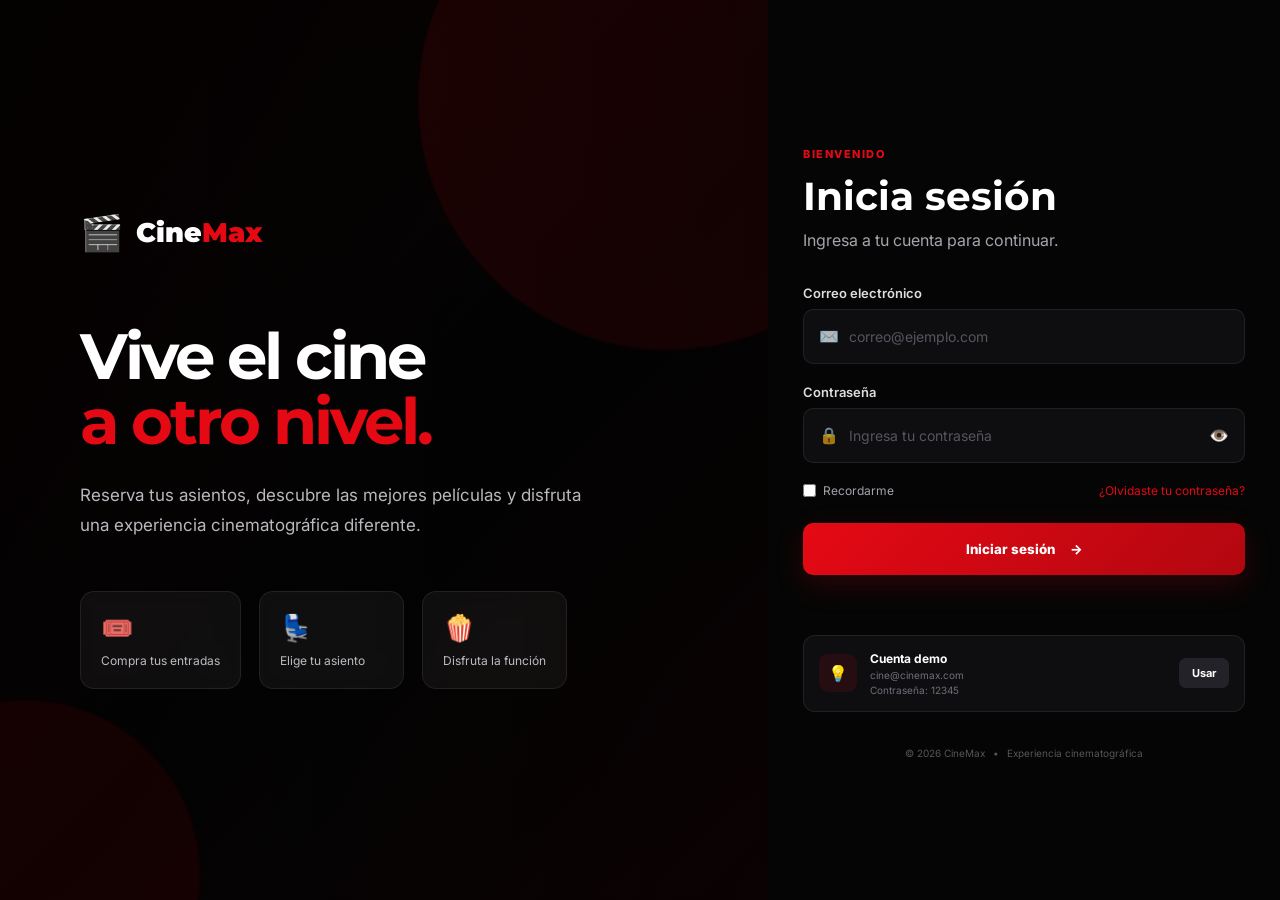
<file: index.html>
<!DOCTYPE html>
<html lang="es">
<head>
    <meta charset="UTF-8">
    <meta name="viewport" content="width=device-width, initial-scale=1.0">

    <title>CineMax | Iniciar sesión</title>

    <link rel="stylesheet" href="estilos.css">

    <link rel="preconnect" href="https://fonts.googleapis.com">
    <link rel="preconnect" href="https://fonts.gstatic.com" crossorigin>

    <link href="https://fonts.googleapis.com/css2?family=Inter:wght@400;500;600;700;800&family=Montserrat:wght@600;700;800;900&display=swap" rel="stylesheet">
</head>

<body class="login-body">

    <main class="login-page">

        <section class="login-visual">

            <div class="visual-overlay"></div>

            <div class="visual-content">

                <div class="brand-large">
                    <span class="brand-icon">🎬</span>
                    <span>Cine<span>Max</span></span>
                </div>

                <h1>
                    Vive el cine<br>
                    <span>a otro nivel.</span>
                </h1>

                <p>
                    Reserva tus asientos, descubre las mejores películas
                    y disfruta una experiencia cinematográfica diferente.
                </p>

                <div class="visual-features">

                    <div>
                        <span>🎟️</span>
                        <p>Compra tus entradas</p>
                    </div>

                    <div>
                        <span>💺</span>
                        <p>Elige tu asiento</p>
                    </div>

                    <div>
                        <span>🍿</span>
                        <p>Disfruta la función</p>
                    </div>

                </div>

            </div>

        </section>


        <section class="login-container">

            <div class="login-card">

                <div class="mobile-brand">
                    🎬 Cine<span>Max</span>
                </div>

                <div class="login-header">

                    <span class="login-badge">
                        BIENVENIDO
                    </span>

                    <h2>Inicia sesión</h2>

                    <p>
                        Ingresa a tu cuenta para continuar.
                    </p>

                </div>


                <form id="loginForm">

                    <div class="input-group">

                        <label for="email">
                            Correo electrónico
                        </label>

                        <div class="input-wrapper">

                            <span>✉️</span>

                            <input
                                type="email"
                                id="email"
                                placeholder="correo@ejemplo.com"
                                autocomplete="email"
                                required
                            >

                        </div>

                    </div>


                    <div class="input-group">

                        <label for="password">
                            Contraseña
                        </label>

                        <div class="input-wrapper">

                            <span>🔒</span>

                            <input
                                type="password"
                                id="password"
                                placeholder="Ingresa tu contraseña"
                                autocomplete="current-password"
                                required
                            >

                            <button
                                type="button"
                                id="togglePassword"
                                class="password-toggle"
                            >
                                👁️
                            </button>

                        </div>

                    </div>


                    <div class="login-options">

                        <label class="remember-option">

                            <input
                                type="checkbox"
                                id="remember"
                            >

                            <span>Recordarme</span>

                        </label>

                        <button
                            type="button"
                            id="forgotPassword"
                            class="forgot-button"
                        >
                            ¿Olvidaste tu contraseña?
                        </button>

                    </div>


                    <button
                        type="submit"
                        class="login-button"
                    >
                        <span>Iniciar sesión</span>
                        <span>→</span>
                    </button>


                    <div
                        id="loginMessage"
                        class="login-message"
                    ></div>

                </form>


                <div class="demo-box">

                    <div class="demo-icon">
                        💡
                    </div>

                    <div>
                        <strong>Cuenta demo</strong>

                        <p>
                            cine@cinemax.com
                        </p>

                        <p>
                            Contraseña: 12345
                        </p>
                    </div>

                    <button
                        type="button"
                        id="useDemo"
                        class="demo-button"
                    >
                        Usar
                    </button>

                </div>


                <div class="login-footer">

                    <span>© 2026 CineMax</span>

                    <span>•</span>

                    <span>Experiencia cinematográfica</span>

                </div>

            </div>

        </section>

    </main>

    <script src="script.js"></script>

</body>
</html>
</file>
<file: estilos.css>
/* =====================================================
   VARIABLES
===================================================== */

:root {

    --bg: #070707;
    --bg-soft: #0d0d0f;
    --card: #111114;
    --card-light: #17171b;

    --border: rgba(255,255,255,.08);

    --text: #ffffff;
    --text-soft: #a4a4ad;
    --text-muted: #6f6f78;

    --primary: #e50914;
    --primary-dark: #b20710;

    --success: #27d17f;

    --radius: 16px;
    --radius-small: 10px;

    --sidebar-width: 255px;

}


/* =====================================================
   RESET
===================================================== */

* {
    margin: 0;
    padding: 0;
    box-sizing: border-box;
}


html {
    scroll-behavior: smooth;
}


body {
    font-family: "Inter", sans-serif;
    background: var(--bg);
    color: var(--text);
}


button,
input {
    font-family: inherit;
}


button {
    cursor: pointer;
    border: none;
}


.hidden {
    display: none !important;
}


/* =====================================================
   LOGIN
===================================================== */

.login-body {
    min-height: 100vh;
    background:
        radial-gradient(
            circle at 10% 20%,
            rgba(229,9,20,.18),
            transparent 30%
        ),
        #050505;
}


.login-page {
    min-height: 100vh;
    display: grid;
    grid-template-columns: 1.2fr .8fr;
}


/* VISUAL */

.login-visual {
    position: relative;
    overflow: hidden;

    background:
        linear-gradient(
            120deg,
            rgba(0,0,0,.9),
            rgba(0,0,0,.35)
        ),
        linear-gradient(
            135deg,
            #250507,
            #070707 55%,
            #180305
        );

    display: flex;
    align-items: center;
}


.login-visual::before,
.login-visual::after {
    content: "";
    position: absolute;
    border-radius: 50%;
    filter: blur(1px);
}


.login-visual::before {
    width: 500px;
    height: 500px;

    right: -150px;
    top: -150px;

    background: rgba(229,9,20,.12);
}


.login-visual::after {
    width: 350px;
    height: 350px;

    left: -150px;
    bottom: -150px;

    background: rgba(229,9,20,.08);
}


.visual-overlay {
    position: absolute;
    inset: 0;

    background:
        linear-gradient(
            90deg,
            transparent,
            rgba(0,0,0,.35)
        );
}


.visual-content {
    position: relative;
    z-index: 2;

    max-width: 680px;
    padding: 80px;
}


.brand-large {
    display: flex;
    align-items: center;
    gap: 12px;

    font-family: "Montserrat";
    font-size: 27px;
    font-weight: 900;

    margin-bottom: 70px;
}


.brand-large span span,
.mobile-brand span {
    color: var(--primary);
}


.brand-icon {
    font-size: 35px;
}


.visual-content h1 {
    font-family: "Montserrat";
    font-size: clamp(45px, 5vw, 78px);
    line-height: 1.02;
    letter-spacing: -3px;
    margin-bottom: 25px;
}


.visual-content h1 span {
    color: var(--primary);
}


.visual-content > p {
    color: #b8b8be;
    font-size: 17px;
    line-height: 1.8;
    max-width: 560px;
}


.visual-features {
    display: flex;
    gap: 18px;
    margin-top: 50px;
}


.visual-features > div {
    padding: 20px;
    min-width: 145px;

    background: rgba(255,255,255,.05);

    border: 1px solid rgba(255,255,255,.08);

    border-radius: 14px;

    backdrop-filter: blur(10px);
}


.visual-features span {
    display: block;
    font-size: 26px;
    margin-bottom: 10px;
}


.visual-features p {
    color: #bcbcc3;
    font-size: 12px;
}


/* LOGIN CONTAINER */

.login-container {
    display: flex;
    align-items: center;
    justify-content: center;

    padding: 35px;
}


.login-card {
    width: 100%;
    max-width: 480px;
}


.mobile-brand {
    display: none;

    font-family: "Montserrat";
    font-weight: 900;
    font-size: 25px;

    margin-bottom: 35px;
}


.login-header {
    margin-bottom: 35px;
}


.login-badge,
.section-label {
    color: var(--primary);
    font-size: 11px;
    font-weight: 800;
    letter-spacing: 1.5px;
}


.login-header h2 {
    font-family: "Montserrat";
    font-size: 39px;
    margin: 10px 0;
}


.login-header p {
    color: var(--text-soft);
}


.input-group {
    margin-bottom: 20px;
}


.input-group label {
    display: block;
    color: #ddd;
    font-size: 13px;
    font-weight: 600;
    margin-bottom: 8px;
}


.input-wrapper {
    display: flex;
    align-items: center;

    height: 55px;

    padding: 0 15px;

    background: #0e0e11;

    border: 1px solid var(--border);

    border-radius: 10px;

    transition: .2s;
}


.input-wrapper:focus-within {
    border-color: var(--primary);
    box-shadow: 0 0 0 3px rgba(229,9,20,.08);
}


.input-wrapper > span {
    margin-right: 10px;
    opacity: .7;
}


.input-wrapper input {
    flex: 1;

    height: 100%;

    border: none;
    outline: none;

    color: white;

    background: transparent;

    font-size: 14px;
}


.input-wrapper input::placeholder {
    color: #55555e;
}


.password-toggle {
    background: none;
    font-size: 16px;
}


.login-options {
    display: flex;
    justify-content: space-between;
    align-items: center;

    margin: 5px 0 25px;

    font-size: 12px;
}


.remember-option {
    display: flex;
    gap: 7px;
    align-items: center;

    color: var(--text-soft);
}


.remember-option input {
    accent-color: var(--primary);
}


.forgot-button {
    background: none;
    color: var(--primary);
    font-size: 12px;
}


.login-button,
.primary-button {
    width: 100%;

    min-height: 52px;

    display: flex;
    justify-content: center;
    align-items: center;
    gap: 15px;

    border-radius: 10px;

    color: white;

    background:
        linear-gradient(
            135deg,
            var(--primary),
            var(--primary-dark)
        );

    font-weight: 800;

    transition: .2s;

    box-shadow:
        0 10px 30px rgba(229,9,20,.18);
}


.login-button:hover,
.primary-button:hover {
    transform: translateY(-2px);
    box-shadow:
        0 14px 35px rgba(229,9,20,.3);
}


.login-message {
    min-height: 20px;
    margin-top: 15px;
    font-size: 12px;
    text-align: center;
}


.login-message.error {
    color: #ff626b;
}


.login-message.success {
    color: var(--success);
}


.login-message.info {
    color: #8fa9ff;
}


/* DEMO */

.demo-box {
    display: flex;
    align-items: center;
    gap: 13px;

    padding: 15px;
    margin-top: 25px;

    background: #0e0e11;

    border: 1px solid var(--border);

    border-radius: 12px;
}


.demo-icon {
    width: 38px;
    height: 38px;

    display: grid;
    place-items: center;

    background: rgba(229,9,20,.1);

    border-radius: 9px;
}


.demo-box div:nth-child(2) {
    flex: 1;
}


.demo-box strong {
    display: block;
    font-size: 12px;
}


.demo-box p {
    color: var(--text-muted);
    font-size: 10px;
    margin-top: 3px;
}


.demo-button {
    padding: 8px 13px;

    color: white;

    background: #222228;

    border-radius: 7px;

    font-size: 11px;
    font-weight: 700;
}


.demo-button:hover {
    background: var(--primary);
}


.login-footer {
    display: flex;
    justify-content: center;
    gap: 8px;

    color: #55555c;

    font-size: 10px;

    margin-top: 35px;
}


/* =====================================================
   APP
===================================================== */

.app-body {
    min-height: 100vh;
    background: var(--bg);
}


/* SIDEBAR */

.sidebar {
    position: fixed;
    left: 0;
    top: 0;
    bottom: 0;

    width: var(--sidebar-width);

    display: flex;
    flex-direction: column;

    background: #0a0a0c;

    border-right: 1px solid var(--border);

    z-index: 100;
}


.sidebar-logo {
    height: 85px;

    display: flex;
    align-items: center;

    gap: 10px;

    padding: 0 27px;

    font-family: "Montserrat";
    font-size: 23px;
    font-weight: 900;
}


.sidebar-logo span span {
    color: var(--primary);
}


.logo-icon {
    font-size: 28px;
}


.sidebar-nav {
    padding: 15px;
}


.nav-title {
    color: #4e4e55;

    font-size: 9px;
    font-weight: 800;

    letter-spacing: 1.5px;

    margin: 20px 12px 10px;
}


.nav-item {
    width: 100%;

    display: flex;
    align-items: center;

    gap: 13px;

    padding: 13px 14px;

    margin-bottom: 5px;

    color: #888890;

    background: transparent;

    border-radius: 9px;

    text-align: left;

    font-size: 13px;
    font-weight: 600;

    transition: .2s;
}


.nav-item span:first-child {
    width: 20px;
    text-align: center;
}


.nav-item:hover {
    color: white;
    background: rgba(255,255,255,.04);
}


.nav-item.active {
    color: white;

    background:
        linear-gradient(
            90deg,
            rgba(229,9,20,.18),
            rgba(229,9,20,.04)
        );

    border-left: 3px solid var(--primary);
}


.sidebar-bottom {
    margin-top: auto;
    padding: 18px;
}


.logout-button {
    width: 100%;

    display: flex;
    gap: 10px;

    align-items: center;

    padding: 13px;

    color: #888890;

    background: #111114;

    border-radius: 9px;

    font-size: 12px;
    font-weight: 600;
}


.logout-button:hover {
    color: #ff646b;
}


/* MAIN */

.main-content {
    margin-left: var(--sidebar-width);

    min-height: 100vh;
}


/* TOPBAR */

.topbar {
    position: sticky;
    top: 0;
    z-index: 50;

    height: 75px;

    display: flex;
    align-items: center;
    justify-content: space-between;

    padding: 0 35px;

    background: rgba(7,7,7,.88);

    border-bottom: 1px solid var(--border);

    backdrop-filter: blur(15px);
}


.topbar-search {
    width: 350px;

    display: flex;
    align-items: center;
    gap: 10px;

    padding: 0 14px;

    background: #101014;

    border: 1px solid var(--border);

    border-radius: 9px;
}


.topbar-search input {
    width: 100%;
    height: 40px;

    border: none;
    outline: none;

    background: transparent;

    color: white;
}


.topbar-search input::placeholder {
    color: #606068;
}


.topbar-actions {
    display: flex;
    align-items: center;
    gap: 20px;
}


.icon-button {
    position: relative;

    width: 40px;
    height: 40px;

    background: transparent;

    font-size: 17px;
}


.notification-dot {
    position: absolute;

    top: 5px;
    right: 5px;

    width: 6px;
    height: 6px;

    background: var(--primary);

    border-radius: 50%;
}


.user-mini {
    display: flex;
    align-items: center;
    gap: 10px;
}


.user-avatar,
.profile-avatar {
    display: grid;
    place-items: center;

    background:
        linear-gradient(
            135deg,
            var(--primary),
            #6c0208
        );

    color: white;

    font-weight: 800;

    border-radius: 50%;
}


.user-avatar {
    width: 37px;
    height: 37px;

    font-size: 12px;
}


.user-info strong {
    display: block;
    font-size: 11px;
}


.user-info small {
    color: var(--text-muted);
    font-size: 9px;
}


.mobile-menu {
    display: none;

    background: transparent;
    color: white;

    font-size: 22px;
}


/* NOTIFICATION */

.notification-panel {
    position: fixed;

    top: 70px;
    right: 30px;

    width: 350px;

    background: #121216;

    border: 1px solid var(--border);

    border-radius: 14px;

    z-index: 200;

    box-shadow: 0 20px 60px rgba(0,0,0,.5);

    opacity: 0;
    pointer-events: none;

    transform: translateY(-10px);

    transition: .2s;
}


.notification-panel.show {
    opacity: 1;
    pointer-events: auto;

    transform: translateY(0);
}


.notification-header {
    display: flex;
    justify-content: space-between;

    padding: 17px;

    border-bottom: 1px solid var(--border);
}


.notification-header button {
    color: #999;

    background: none;

    font-size: 20px;
}


.notification-item {
    display: flex;
    gap: 12px;

    padding: 16px;

    border-bottom: 1px solid var(--border);
}


.notification-item > span {
    font-size: 20px;
}


.notification-item strong {
    font-size: 12px;
}


.notification-item p {
    color: var(--text-muted);

    font-size: 10px;

    line-height: 1.5;

    margin-top: 5px;
}


/* =====================================================
   SECTIONS
===================================================== */

.page-section {
    display: none;

    padding: 45px 40px 70px;

    max-width: 1600px;
    margin: auto;
}


.page-section.active-section {
    display: block;

    animation: fadeIn .3s ease;
}


@keyframes fadeIn {

    from {
        opacity: 0;
        transform: translateY(8px);
    }

    to {
        opacity: 1;
        transform: translateY(0);
    }

}


.welcome-row {
    margin-bottom: 30px;
}


.welcome-row h1 {
    font-family: "Montserrat";
    font-size: 34px;

    margin: 8px 0;
}


.welcome-row h1 span {
    color: var(--primary);
}


.welcome-row p,
.page-title p {
    color: var(--text-soft);
}


.page-title {
    margin-bottom: 30px;
}


.page-title h1 {
    font-family: "Montserrat";
    font-size: 38px;

    margin: 7px 0;
}


.section-heading {
    display: flex;
    justify-content: space-between;
    align-items: end;

    margin: 40px 0 20px;
}


.section-heading h2 {
    font-family: "Montserrat";
    font-size: 23px;

    margin-top: 6px;
}


.text-button {
    background: none;
    color: var(--primary);

    font-size: 12px;
    font-weight: 800;
}


/* =====================================================
   HERO
===================================================== */

.hero-banner {
    min-height: 400px;

    position: relative;

    display: flex;
    align-items: center;

    padding: 55px;

    overflow: hidden;

    border-radius: 22px;

    background:
        radial-gradient(
            circle at 80% 50%,
            rgba(229,9,20,.3),
            transparent 30%
        ),
        linear-gradient(
            100deg,
            #260508,
            #0e0e10 70%
        );

    border: 1px solid var(--border);
}


.hero-banner::after {
    content: "🚀";

    position: absolute;

    right: 8%;
    top: 50%;

    transform: translateY(-50%);

    font-size: 170px;

    opacity: .25;

    filter: grayscale(1);
}


.hero-content {
    position: relative;
    z-index: 2;

    max-width: 600px;
}


.hero-badge {
    color: #ff6c73;

    font-size: 10px;
    font-weight: 800;

    letter-spacing: 1.5px;
}


.hero-content h2 {
    font-family: "Montserrat";

    font-size: clamp(38px, 5vw, 62px);

    line-height: 1;

    margin: 14px 0 20px;
}


.hero-content p {
    color: #b5b5bc;

    font-size: 13px;
    line-height: 1.7;

    max-width: 530px;
}


.hero-meta {
    display: flex;
    gap: 18px;

    margin: 22px 0;

    color: #aaaab2;

    font-size: 11px;
}


.hero-meta span:first-child {
    color: #ffc84d;
}


.hero-content .primary-button {
    width: auto;
    padding: 0 24px;
}


/* =====================================================
   MOVIE CARDS
===================================================== */

.movie-grid {
    display: grid;

    grid-template-columns:
        repeat(
            auto-fill,
            minmax(190px, 1fr)
        );

    gap: 18px;
}


.large-grid {
    grid-template-columns:
        repeat(
            auto-fill,
            minmax(210px, 1fr)
        );
}


.movie-card {
    overflow: hidden;

    background: var(--card);

    border: 1px solid var(--border);

    border-radius: 14px;

    transition: .25s;
}


.movie-card:hover {
    transform: translateY(-6px);

    border-color: rgba(229,9,20,.35);

    box-shadow:
        0 15px 35px rgba(0,0,0,.3);
}


.movie-poster {
    position: relative;

    height: 260px;

    display: grid;
    place-items: center;

    overflow: hidden;

    background:
        radial-gradient(
            circle at center,
            #34343b,
            #111114
        );
}


.poster-emoji {
    font-size: 82px;

    filter: drop-shadow(
        0 15px 20px rgba(0,0,0,.5)
    );
}


.movie-rating,
.movie-age {
    position: absolute;

    top: 10px;

    padding: 5px 8px;

    border-radius: 5px;

    font-size: 9px;
    font-weight: 800;
}


.movie-rating {
    left: 10px;

    color: #ffc84d;

    background: rgba(0,0,0,.65);
}


.movie-age {
    right: 10px;

    color: white;

    background: rgba(0,0,0,.65);
}


.movie-card-content {
    padding: 15px;
}


.movie-genre {
    color: var(--primary);

    font-size: 9px;
    font-weight: 800;

    text-transform: uppercase;

    letter-spacing: .7px;
}


.movie-card h3 {
    margin: 6px 0 10px;

    font-family: "Montserrat";

    font-size: 14px;
}


.movie-details {
    display: flex;
    gap: 12px;

    color: var(--text-muted);

    font-size: 10px;

    margin-bottom: 15px;
}


.movie-card-actions {
    display: flex;
    gap: 7px;
}


.details-button {
    flex: 1;

    height: 34px;

    color: #aaaab1;

    background: #1b1b20;

    border-radius: 7px;

    font-size: 9px;
    font-weight: 700;
}


.details-button:hover {
    color: white;
}


.book-small-button {
    width: 36px;

    color: white;

    background: var(--primary);

    border-radius: 7px;

    font-size: 14px;
}


.upcoming-heading {
    margin-top: 60px;
}


/* =====================================================
   MOVIE CONTROLS
===================================================== */

.movie-controls {
    display: flex;
    justify-content: space-between;
    align-items: center;

    gap: 20px;

    margin-bottom: 30px;
}


.movie-search {
    width: 300px;

    display: flex;
    align-items: center;
    gap: 10px;

    padding: 0 14px;

    background: #101014;

    border: 1px solid var(--border);

    border-radius: 9px;
}


.movie-search input {
    width: 100%;
    height: 43px;

    border: none;
    outline: none;

    color: white;
    background: transparent;

    font-size: 12px;
}


.genre-filters {
    display: flex;
    gap: 7px;
    flex-wrap: wrap;
}


.genre-filter {
    padding: 9px 13px;

    color: #8d8d95;

    background: #121216;

    border: 1px solid var(--border);

    border-radius: 7px;

    font-size: 10px;
    font-weight: 700;
}


.genre-filter.active,
.genre-filter:hover {
    color: white;
    background: var(--primary);

    border-color: var(--primary);
}


.empty-state,
.tickets-empty {
    text-align: center;

    padding: 70px 20px;

    color: var(--text-muted);
}


.empty-state span,
.tickets-empty span {
    display: block;

    font-size: 55px;

    margin-bottom: 15px;
}


.empty-state h3,
.tickets-empty h2 {
    color: white;

    font-family: "Montserrat";

    margin-bottom: 7px;
}


.empty-state p,
.tickets-empty p {
    font-size: 12px;
}


/* =====================================================
   BOOKING
===================================================== */

.back-button {
    color: #9999a1;

    background: none;

    font-size: 12px;

    margin-bottom: 25px;
}


.back-button:hover {
    color: white;
}


.booking-movie {
    display: flex;
    align-items: center;

    gap: 20px;

    margin-bottom: 35px;
}


.booking-poster {
    width: 85px;
    height: 110px;

    display: grid;
    place-items: center;

    background:
        linear-gradient(
            135deg,
            #303037,
            #111114
        );

    border-radius: 10px;

    font-size: 45px;
}


.booking-movie h1 {
    font-family: "Montserrat";

    font-size: 32px;

    margin: 7px 0;
}


.booking-movie p {
    color: var(--text-muted);

    font-size: 12px;
}


.booking-layout {
    display: grid;

    grid-template-columns:
        minmax(0, 1fr)
        350px;

    gap: 25px;

    align-items: start;
}


.booking-selection {
    display: flex;
    flex-direction: column;
    gap: 20px;
}


.booking-block {
    padding: 22px;

    background: var(--card);

    border: 1px solid var(--border);

    border-radius: 15px;
}


.booking-block-title {
    display: flex;
    align-items: center;

    gap: 12px;

    margin-bottom: 20px;
}


.step-number {
    width: 30px;
    height: 30px;

    display: grid;
    place-items: center;

    background: rgba(229,9,20,.12);

    color: var(--primary);

    border-radius: 50%;

    font-weight: 800;
    font-size: 12px;
}


.booking-block-title strong {
    display: block;
    font-size: 13px;
}


.booking-block-title small {
    color: var(--text-muted);

    font-size: 10px;

    display: block;

    margin-top: 4px;
}


.date-options {
    display: flex;
    gap: 8px;

    overflow-x: auto;

    padding-bottom: 3px;
}


.date-button {
    min-width: 78px;

    padding: 12px 8px;

    display: flex;
    flex-direction: column;
    align-items: center;

    gap: 4px;

    color: #888890;

    background: #151519;

    border: 1px solid var(--border);

    border-radius: 9px;
}


.date-button span {
    font-size: 8px;
    font-weight: 800;
}


.date-button strong {
    color: white;
    font-size: 20px;
}


.date-button small {
    font-size: 9px;
}


.date-button.active {
    color: white;

    background: var(--primary);

    border-color: var(--primary);
}


.time-options {
    display: flex;
    gap: 9px;
    flex-wrap: wrap;
}


.time-button {
    padding: 10px 15px;

    color: #9999a1;

    background: #151519;

    border: 1px solid var(--border);

    border-radius: 8px;

    font-size: 11px;
}


.time-button.active {
    color: white;

    background: var(--primary);

    border-color: var(--primary);
}


.room-info {
    display: flex;
    align-items: center;

    gap: 13px;

    padding: 15px 20px;

    background: rgba(229,9,20,.06);

    border: 1px solid rgba(229,9,20,.15);

    border-radius: 12px;
}


.room-info > span {
    font-size: 25px;
}


.room-info strong {
    font-size: 11px;
}


.room-info p {
    color: #9999a1;

    font-size: 10px;

    margin-top: 4px;
}


/* SCREEN */

.screen-container {
    display: flex;
    justify-content: center;

    padding: 20px 0 35px;
}


.screen {
    width: 65%;

    padding: 7px;

    text-align: center;

    color: #696970;

    background:
        linear-gradient(
            90deg,
            transparent,
            #3b3b41,
            transparent
        );

    font-size: 8px;
    letter-spacing: 3px;
}


/* SEATS */

.seat-map {
    display: flex;
    flex-direction: column;
    gap: 8px;

    align-items: center;
}


.seat-row {
    display: flex;
    align-items: center;
    gap: 6px;
}


.row-label {
    width: 20px;

    color: #55555e;

    font-size: 10px;
    font-weight: 800;

    text-align: center;

    margin-right: 5px;
}


.seat {
    width: 31px;
    height: 27px;

    color: #9999a1;

    background: #29292f;

    border-radius: 5px 5px 8px 8px;

    font-size: 8px;
    font-weight: 700;

    transition: .15s;
}


.seat:hover:not(:disabled) {
    background: #55555d;
}


.seat.selected {
    color: white;

    background: var(--primary);

    box-shadow:
        0 5px 15px rgba(229,9,20,.3);
}


.seat.occupied {
    color: #55555c;

    background: #17171b;

    cursor: not-allowed;
}


.seat.premium:not(.occupied) {
    border-top: 2px solid #c99b38;
}


.seat-legend {
    display: flex;
    justify-content: center;
    gap: 20px;

    flex-wrap: wrap;

    margin-top: 25px;

    color: #77777f;

    font-size: 9px;
}


.seat-legend span {
    display: flex;
    align-items: center;
    gap: 6px;
}


.legend-seat {
    width: 13px;
    height: 11px;

    display: inline-block;

    background: #29292f;

    border-radius: 3px;
}


.legend-seat.selected {
    background: var(--primary);
}


.legend-seat.occupied {
    background: #17171b;
}


.legend-seat.premium {
    border-top: 2px solid #c99b38;
}


/* SUMMARY */

.booking-summary {
    position: sticky;
    top: 100px;
}


.summary-card {
    padding: 22px;

    background: var(--card);

    border: 1px solid var(--border);

    border-radius: 15px;
}


.summary-card h3 {
    font-family: "Montserrat";

    font-size: 17px;

    margin-bottom: 20px;
}


.summary-movie {
    display: flex;
    gap: 12px;

    padding-bottom: 20px;

    border-bottom: 1px solid var(--border);
}


.summary-poster {
    width: 60px;
    height: 75px;

    display: grid;
    place-items: center;

    background: #202026;

    border-radius: 7px;

    font-size: 27px;
}


.summary-movie strong {
    display: block;

    font-size: 12px;

    margin: 4px 0 8px;
}


.summary-movie p {
    color: var(--text-muted);

    font-size: 9px;

    margin-top: 4px;
}


.summary-info {
    display: grid;
    grid-template-columns: 1fr 1fr;

    gap: 10px;

    padding: 18px 0;
}


.summary-info span {
    display: block;

    color: var(--text-muted);

    font-size: 9px;

    margin-bottom: 5px;
}


.summary-info strong {
    font-size: 11px;
}


.summary-divider {
    height: 1px;

    background: var(--border);

    margin-bottom: 18px;
}


.summary-price-row,
.summary-total {
    display: flex;
    justify-content: space-between;
}


.summary-price-row {
    color: #9999a1;

    font-size: 10px;

    margin-bottom: 16px;
}


.summary-total {
    align-items: center;

    margin-bottom: 20px;
}


.summary-total span {
    color: #aaaab2;

    font-size: 12px;
}


.summary-total strong {
    font-family: "Montserrat";

    font-size: 22px;

    color: white;
}


.full-button {
    min-height: 48px;
}


.secure-note {
    color: #55555d;

    font-size: 8px;

    text-align: center;

    margin-top: 12px;
}


/* =====================================================
   TICKETS
===================================================== */

.tickets-container {
    display: flex;
    flex-direction: column;
    gap: 15px;
}


.ticket-card {
    display: grid;

    grid-template-columns:
        95px
        1fr
        180px;

    gap: 20px;

    align-items: center;

    padding: 18px;

    background: var(--card);

    border: 1px solid var(--border);

    border-radius: 14px;
}


.ticket-poster {
    height: 120px;

    display: grid;
    place-items: center;

    background: #222229;

    border-radius: 9px;

    font-size: 45px;
}


.ticket-main h3 {
    font-family: "Montserrat";

    font-size: 17px;

    margin: 5px 0 13px;
}


.ticket-info {
    display: flex;
    gap: 15px;
    flex-wrap: wrap;

    color: #85858d;

    font-size: 10px;
}


.ticket-seats {
    color: #aaaab1;

    font-size: 10px;

    margin-top: 14px;
}


.ticket-side {
    display: flex;
    flex-direction: column;

    align-items: center;

    padding-left: 20px;

    border-left: 1px dashed #29292e;
}


.ticket-side span {
    color: #55555d;

    font-size: 8px;
    letter-spacing: 1px;
}


.ticket-side strong {
    color: var(--primary);

    font-family: "Montserrat";

    font-size: 14px;

    margin: 6px 0 12px;
}


.ticket-side small {
    color: white;

    font-size: 13px;
    font-weight: 700;
}


/* =====================================================
   PROFILE
===================================================== */

.profile-card {
    max-width: 850px;

    overflow: hidden;

    background: var(--card);

    border: 1px solid var(--border);

    border-radius: 16px;
}


.profile-cover {
    height: 150px;

    background:
        radial-gradient(
            circle at 70% 50%,
            rgba(229,9,20,.35),
            transparent 25%
        ),
        linear-gradient(
            120deg,
            #260508,
            #16161a
        );
}


.profile-content {
    display: flex;
    align-items: end;

    gap: 20px;

    padding: 0 30px;

    margin-top: -45px;
}


.profile-avatar {
    width: 90px;
    height: 90px;

    border: 5px solid var(--card);

    font-size: 25px;
}


.profile-main-info {
    padding-bottom: 8px;
}


.profile-main-info h2 {
    font-family: "Montserrat";

    font-size: 21px;
}


.profile-main-info p {
    color: var(--text-muted);

    font-size: 11px;

    margin: 4px 0;
}


.profile-status {
    color: var(--success);

    font-size: 9px;
}


.profile-form {
    display: grid;

    grid-template-columns: 1fr 1fr auto;

    align-items: end;

    gap: 15px;

    padding: 35px 30px;
}


.profile-form .input-group {
    margin: 0;
}


.profile-form input {
    width: 100%;
    height: 48px;

    padding: 0 13px;

    color: white;

    background: #0d0d10;

    border: 1px solid var(--border);

    border-radius: 8px;

    outline: none;

    font-size: 11px;
}


.profile-form input:focus {
    border-color: var(--primary);
}


.profile-form .primary-button {
    width: auto;

    padding: 0 20px;
}


/* =====================================================
   HELP
===================================================== */

.help-grid {
    display: grid;

    grid-template-columns:
        repeat(
            2,
            minmax(0, 1fr)
        );

    gap: 18px;
}


.help-card {
    padding: 28px;

    background: var(--card);

    border: 1px solid var(--border);

    border-radius: 15px;
}


.help-card > span {
    display: block;

    font-size: 30px;

    margin-bottom: 15px;
}


.help-card h3 {
    font-family: "Montserrat";

    font-size: 15px;

    margin-bottom: 8px;
}


.help-card p {
    color: var(--text-muted);

    font-size: 11px;

    line-height: 1.7;
}


/* =====================================================
   MODALES
===================================================== */

.modal {
    position: fixed;
    inset: 0;

    display: flex;
    justify-content: center;
    align-items: center;

    padding: 20px;

    background: rgba(0,0,0,.8);

    backdrop-filter: blur(8px);

    z-index: 500;

    opacity: 0;
    visibility: hidden;

    transition: .25s;
}


.modal.show {
    opacity: 1;
    visibility: visible;
}


.modal-content {
    position: relative;

    width: 100%;
    max-width: 600px;

    overflow: hidden;

    background: #151519;

    border: 1px solid var(--border);

    border-radius: 18px;

    transform: scale(.95);

    transition: .25s;
}


.modal.show .modal-content {
    transform: scale(1);
}


.modal-close {
    position: absolute;

    right: 15px;
    top: 15px;

    width: 35px;
    height: 35px;

    z-index: 2;

    color: white;

    background: rgba(0,0,0,.6);

    border-radius: 50%;

    font-size: 20px;
}


.modal-poster {
    height: 230px;

    display: grid;
    place-items: center;

    background:
        radial-gradient(
            circle,
            #34343b,
            #111114
        );

    font-size: 90px;
}


.modal-body {
    padding: 28px;
}


.modal-body h2 {
    font-family: "Montserrat";

    font-size: 28px;

    margin: 7px 0 13px;
}


.modal-meta {
    display: flex;
    gap: 15px;

    color: #888890;

    font-size: 10px;

    margin-bottom: 18px;
}


.modal-meta span:first-child {
    color: #ffc84d;
}


.modal-body > p {
    color: #9999a1;

    font-size: 12px;
    line-height: 1.7;

    margin-bottom: 25px;
}


/* CONFIRMATION */

.confirmation-modal {
    max-width: 470px;

    padding: 35px;

    text-align: center;
}


.confirmation-icon {
    width: 65px;
    height: 65px;

    display: grid;
    place-items: center;

    margin: 0 auto 15px;

    color: white;

    background: var(--success);

    border-radius: 50%;

    font-size: 30px;
    font-weight: 800;
}


.confirmation-modal h2 {
    font-family: "Montserrat";

    font-size: 24px;
}


.confirmation-modal > p {
    color: var(--text-muted);

    font-size: 11px;

    margin: 8px 0 25px;
}


.confirmation-ticket {
    display: flex;

    align-items: center;

    text-align: left;

    gap: 15px;

    padding: 15px;

    background: #0e0e11;

    border: 1px solid var(--border);

    border-radius: 10px;
}


.confirmation-poster {
    width: 65px;
    height: 75px;

    display: grid;
    place-items: center;

    background: #222229;

    border-radius: 7px;

    font-size: 30px;
}


.confirmation-ticket strong {
    font-size: 13px;
}


.confirmation-ticket p {
    color: #77777f;

    font-size: 9px;

    margin-top: 4px;
}


.reservation-code {
    padding: 17px;

    margin-top: 12px;

    background: rgba(229,9,20,.05);

    border: 1px dashed rgba(229,9,20,.35);

    border-radius: 9px;
}


.reservation-code span {
    display: block;

    color: #66666e;

    font-size: 8px;

    letter-spacing: 1px;
}


.reservation-code strong {
    display: block;

    color: var(--primary);

    font-family: "Montserrat";

    letter-spacing: 2px;

    margin-top: 6px;
}


.confirmation-total {
    display: flex;
    justify-content: space-between;

    padding: 18px 0;

    color: #888890;

    font-size: 11px;
}


.confirmation-total strong {
    color: white;

    font-size: 16px;
}


.confirmation-buttons {
    display: flex;

    gap: 10px;
}


.confirmation-buttons button {
    flex: 1;
}


.secondary-button {
    min-height: 48px;

    color: #aaaab2;

    background: #24242a;

    border-radius: 9px;

    font-size: 11px;
    font-weight: 700;
}


.secondary-button:hover {
    color: white;
}


/* =====================================================
   TOAST
===================================================== */

.toast {
    position: fixed;

    right: 25px;
    bottom: 25px;

    width: 350px;

    display: flex;
    align-items: center;

    gap: 12px;

    padding: 15px;

    background: #17171b;

    border: 1px solid var(--border);

    border-radius: 12px;

    z-index: 700;

    box-shadow: 0 20px 50px rgba(0,0,0,.5);

    transform: translateY(120px);

    opacity: 0;

    transition: .3s;
}


.toast.show {
    transform: translateY(0);
    opacity: 1;
}


.toast-icon {
    width: 34px;
    height: 34px;

    display: grid;
    place-items: center;

    color: white;

    background: var(--success);

    border-radius: 50%;

    font-size: 14px;
    font-weight: 800;
}


.toast > div:nth-child(2) {
    flex: 1;
}


.toast strong {
    font-size: 11px;
}


.toast p {
    color: #77777f;

    font-size: 9px;

    margin-top: 3px;
}


.toast button {
    color: #77777f;

    background: none;

    font-size: 18px;
}


/* =====================================================
   RESPONSIVE
===================================================== */

@media (max-width: 1050px) {

    .login-page {
        grid-template-columns: 1fr;
    }


    .login-visual {
        display: none;
    }


    .mobile-brand {
        display: block;
    }


    .booking-layout {
        grid-template-columns: 1fr;
    }


    .booking-summary {
        position: static;
    }


    .profile-form {
        grid-template-columns: 1fr 1fr;
    }


    .profile-form .primary-button {
        grid-column: 1 / -1;
    }

}


@media (max-width: 850px) {

    :root {
        --sidebar-width: 0px;
    }


    .sidebar {
        width: 255px;

        transform: translateX(-100%);

        transition: .25s;
    }


    .sidebar.sidebar-open {
        transform: translateX(0);
    }


    .main-content {
        margin-left: 0;
    }


    .mobile-menu {
        display: block;
    }


    .topbar {
        padding: 0 20px;
    }


    .topbar-search {
        width: 250px;
    }


    .user-info {
        display: none;
    }


    .ticket-card {
        grid-template-columns: 80px 1fr;
    }


    .ticket-side {
        grid-column: 2;

        align-items: flex-start;

        padding-left: 0;

        border-left: none;

        border-top: 1px dashed #29292e;

        padding-top: 15px;
    }

}


@media (max-width: 650px) {

    .page-section {
        padding: 30px 18px 50px;
    }


    .topbar {
        gap: 10px;
    }


    .topbar-search {
        flex: 1;
        width: auto;
    }


    .topbar-actions {
        gap: 5px;
    }


    .user-mini {
        display: none;
    }


    .welcome-row h1 {
        font-size: 27px;
    }


    .hero-banner {
        min-height: 430px;
        padding: 30px;
    }


    .hero-banner::after {
        font-size: 100px;
        right: 5%;
        top: 30%;
    }


    .hero-content h2 {
        font-size: 38px;
    }


    .movie-grid,
    .large-grid {
        grid-template-columns:
            repeat(2, minmax(0, 1fr));
    }


    .movie-poster {
        height: 210px;
    }


    .poster-emoji {
        font-size: 60px;
    }


    .movie-controls {
        flex-direction: column;
        align-items: stretch;
    }


    .movie-search {
        width: 100%;
    }


    .booking-movie h1 {
        font-size: 24px;
    }


    .seat {
        width: 25px;
        height: 23px;
    }


    .seat-row {
        gap: 4px;
    }


    .row-label {
        width: 14px;
        margin-right: 3px;
    }


    .profile-content {
        padding: 0 20px;
    }


    .profile-form {
        grid-template-columns: 1fr;

        padding: 25px 20px;
    }


    .profile-form .primary-button {
        grid-column: auto;
    }


    .help-grid {
        grid-template-columns: 1fr;
    }


    .toast {
        left: 15px;
        right: 15px;

        width: auto;
    }


    .notification-panel {
        left: 15px;
        right: 15px;

        width: auto;
    }


    .confirmation-buttons {
        flex-direction: column;
    }

}


@media (max-width: 450px) {

    .login-container {
        padding: 25px 18px;
    }


    .login-header h2 {
        font-size: 31px;
    }


    .movie-grid,
    .large-grid {
        grid-template-columns: 1fr;
    }


    .movie-poster {
        height: 260px;
    }


    .date-button {
        min-width: 65px;
    }


    .seat {
        width: 22px;
        height: 21px;
        font-size: 7px;
    }


    .seat-row {
        gap: 3px;
    }


    .seat-legend {
        gap: 10px;
    }


    .ticket-card {
        grid-template-columns: 1fr;
    }


    .ticket-poster {
        height: 150px;
    }


    .ticket-side {
        grid-column: auto;
    }

}
</file>
